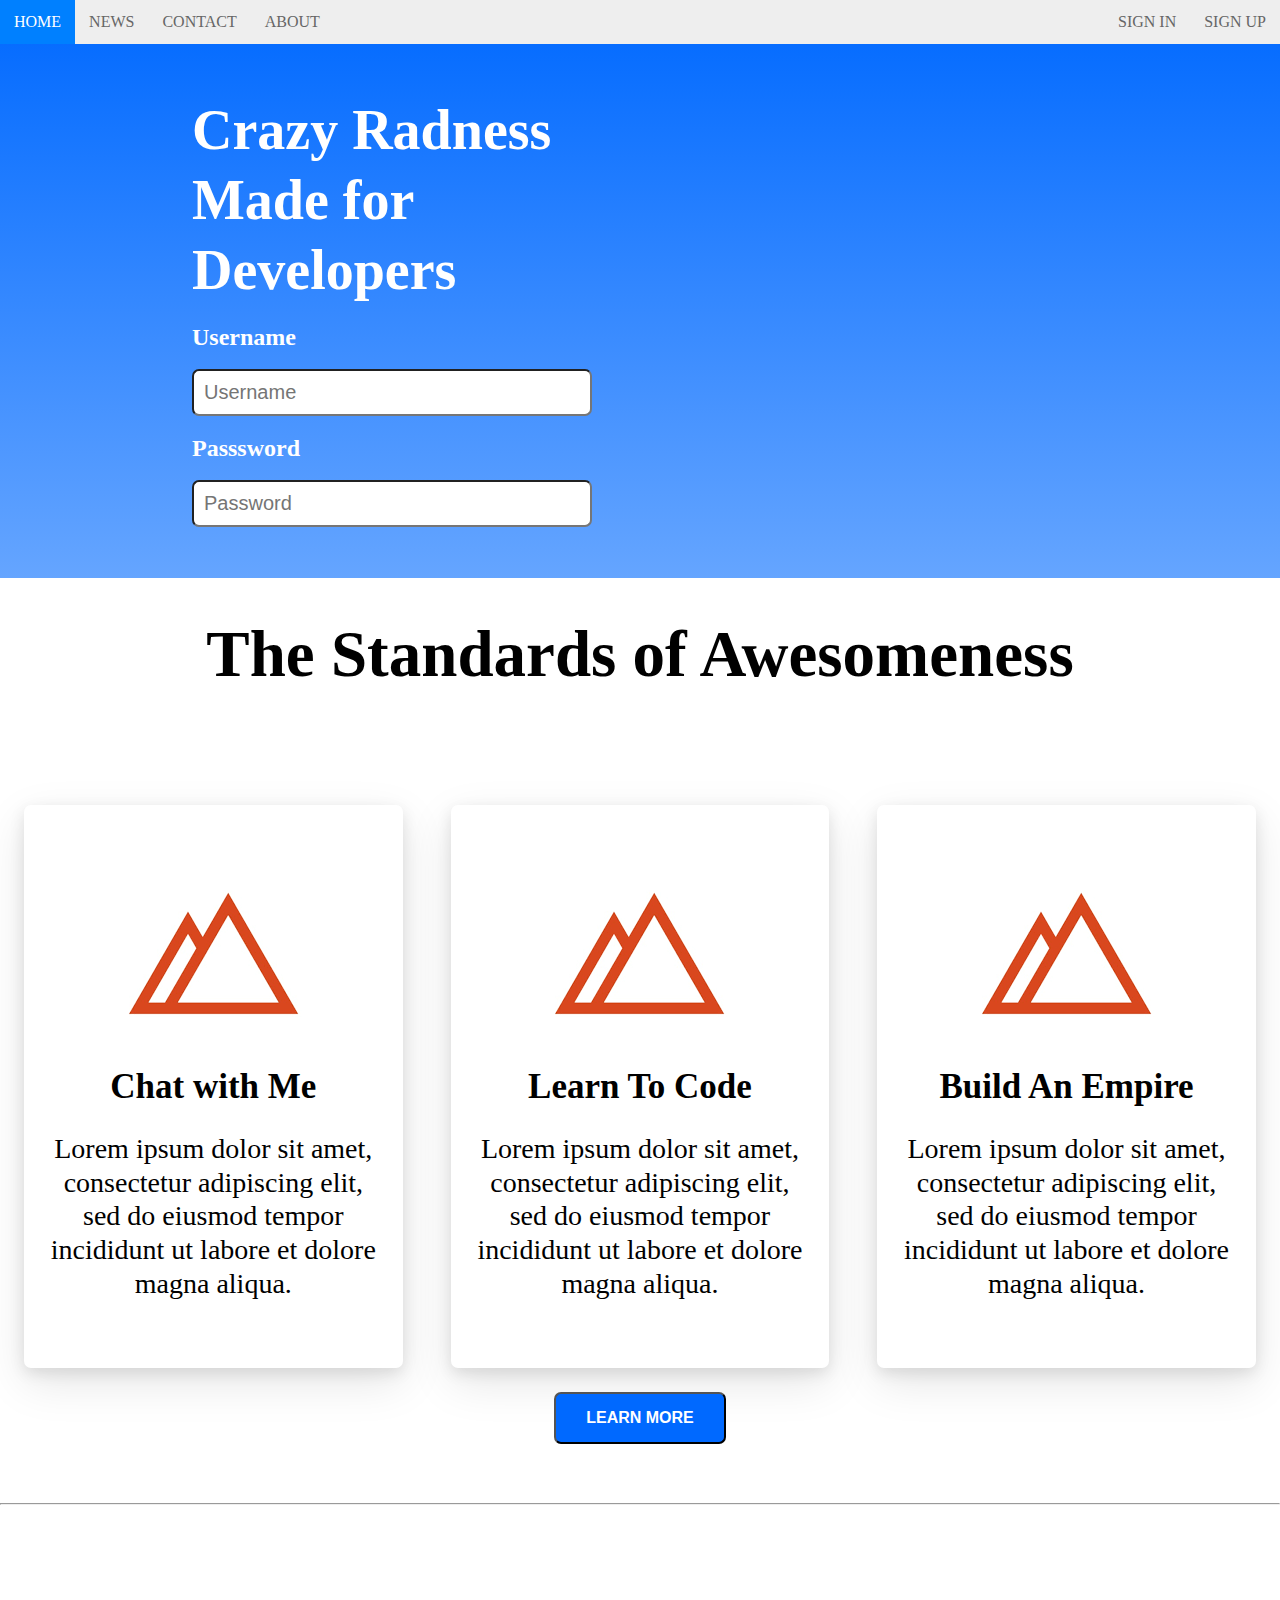
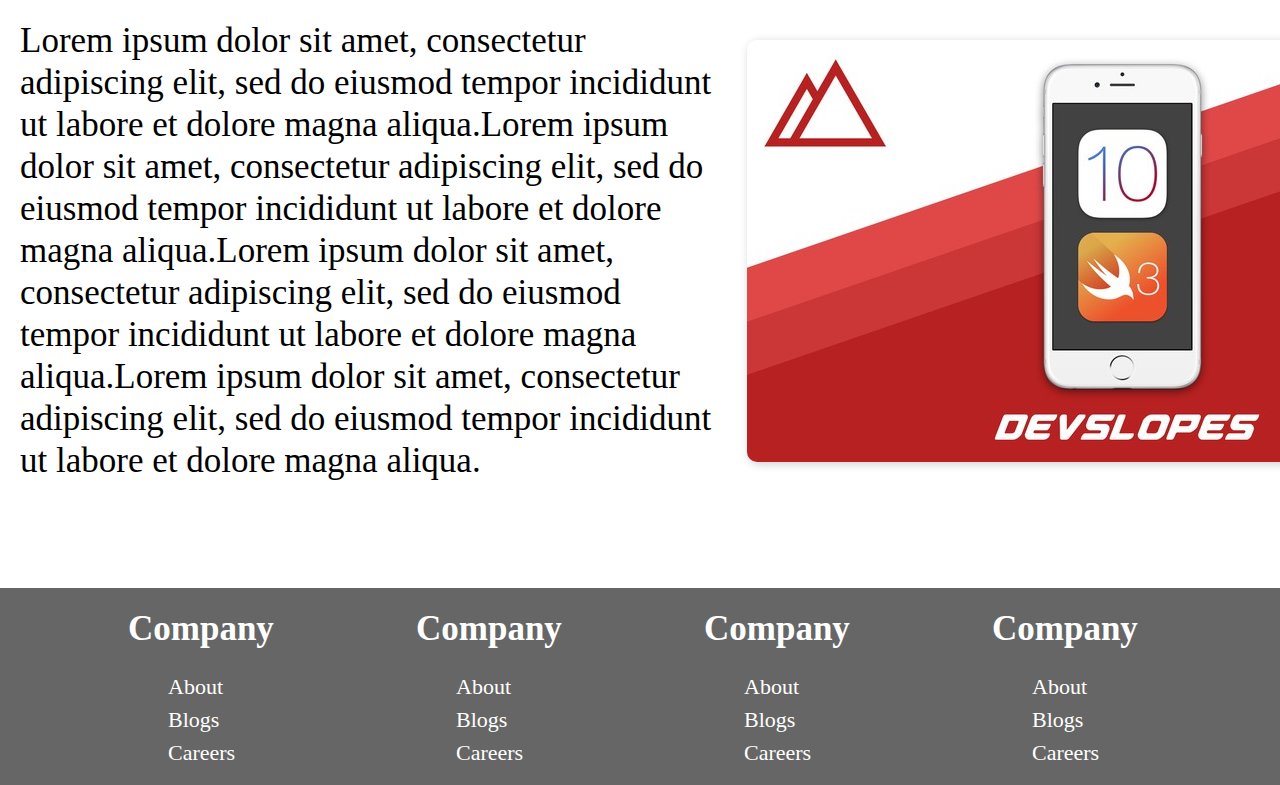
<file: 1st website/index.html>
<!doctype html>
<html>
<head>
    <title> MY CSS WEBSITE</title>
    <link rel="stylesheet" href="style.css">
</head>
    
<body>
    <nav>
        <ul class="topnav" id="dropdownClick">
            <li><a href="#home">Home</a></li>
            <li><a href="#news">News</a></li>
            <li><a href="#contact">Contact</a></li>
            <li><a href="#about">About</a></li>
            
            
            <li class="topnav-right"><a href="#signup">Sign Up</a></li>
            <li class="topnav-right"><a href="#signin">Sign In</a></li>
            
            <li class="dropdownIcon"><a href="javascript:void(0);" onclick="dropdownMenu()">&#9776;</a></li>
            
        </ul>
    </nav>
    
    
    <div class="container" id="section-1-gradient">
        <div class="row">
        <div class="col-6">
            <div class="leftside-col">
                <h1 class="large">Crazy Radness</h1>
                <h1 class="large">Made for Developers</h1>
            </div>
        <form>
            <div class="leftside-col">
                <h2>Username</h2>
                <input class="inputbox" name="username" type ="text" placeholder="Username">
                <h2>Passsword</h2>
                <input class="inputbox" name="password" type ="text" placeholder="Password">
            </div>
            
            
            
        </form>
        </div>    
        <div class="col-6">
            <div class="rightside-col">
                <div class="videoContainer">
                <iframe width="560" height="315" src="https://www.youtube.com/embed/BpcemabDB3E?si=pbwkDajKNwkfkA8S" title="YouTube video player" frameborder="0" allow="accelerometer; autoplay; clipboard-write; encrypted-media; gyroscope; picture-in-picture; web-share" allowfullscreen></iframe>
                </div>
            </div>
        </div> 
        
        </div>
    
    </div>
    
   <header>
       <h1 class="section2Header"> The Standards of Awesomeness</h1>
       
       
    <div class="container">
        <div class="row">
            <div class="col-4">
                <div class="box">
                    <div class="icon">
                        <img src="download.png">
                    </div>
                    <label>Chat with Me</label>
                    <p> Lorem ipsum dolor sit amet, consectetur adipiscing elit, sed do eiusmod tempor incididunt ut labore et dolore magna aliqua. </p>
                </div>
            </div>
            <div class="col-4">
                <div class="box">
                    <div class="icon">
                        <img src="download.png">
                    </div>
                    <label>Learn To Code</label>
                    <p> Lorem ipsum dolor sit amet, consectetur adipiscing elit, sed do eiusmod tempor incididunt ut labore et dolore magna aliqua. </p>
                </div>
            </div>
            <div class="col-4">
                <div class="box">
                    <div class="icon">
                        <img src="download.png">
                    </div>
                    <label>Build An Empire</label>
                    <p> Lorem ipsum dolor sit amet, consectetur adipiscing elit, sed do eiusmod tempor incididunt ut labore et dolore magna aliqua. </p>
                </div>
            </div>
        </div>   
       <div class="row">
        <div class="col-12">
            
            <a href="https://www.youtube.com/@TimDessaint" class="button-link" target="_blank">
                <button class="learnMore">Learn More</button>
            </a>  
        </div>
             
       </div>
       
    </div>
<hr>
         
<div class="container">
        <div class="row"> 
        <div class="col-7">
            <article>
                <p>Lorem ipsum dolor sit amet, consectetur adipiscing elit, sed do eiusmod tempor incididunt ut labore et dolore magna aliqua.Lorem ipsum dolor sit amet, consectetur adipiscing elit, sed do eiusmod tempor incididunt ut labore et dolore magna aliqua.Lorem ipsum dolor sit amet, consectetur adipiscing elit, sed do eiusmod tempor incididunt ut labore et dolore magna aliqua.Lorem ipsum dolor sit amet, consectetur adipiscing elit, sed do eiusmod tempor incididunt ut labore et dolore magna aliqua.
                </p>
            </article>
        </div>
       <div class="col-5">
           <div class="slopeIcon">
                <img src="ios.jpg">
           </div>
        
       </div>
    </div>
    </div>
    
    
    
    
    </header>
    
    
    
    
<footer class="footsy">
    <div class="row">
        <div class="col-3 mobileStack">
            <h1>Company</h1>
            <ul>
                <li>About</li>
                <li>Blogs</li>
                <li>Careers</li>
            </ul>
        </div>
        <div class="col-3 mobileStack">
            <h1>Company</h1>
            <ul>
                <li>About</li>
                <li>Blogs</li>
                <li>Careers</li>
            </ul>
        </div>
        <div class="col-3 mobileStack">
            <h1>Company</h1>
            <ul>
                <li>About</li>
                <li>Blogs</li>
                <li>Careers</li>
            </ul>
        </div>
        <div class="col-3 mobileStack">
            <h1>Company</h1>
            <ul>
                <li>About</li>
                <li>Blogs</li>
                <li>Careers</li>
            </ul>
        </div>
        
    </div>
    
    
</footer>
    
    <script>
        function dropdownMenu(){
            var x = document.getElementById("dropdownClick")
            if (x.className === "topnav") {
                x.className += " responsive";
                /*change topnav to topnav.responsive*/
            }
            else{
                x.className ="topnav";
            }
        }
    </script>
</body>










</html>
</file>
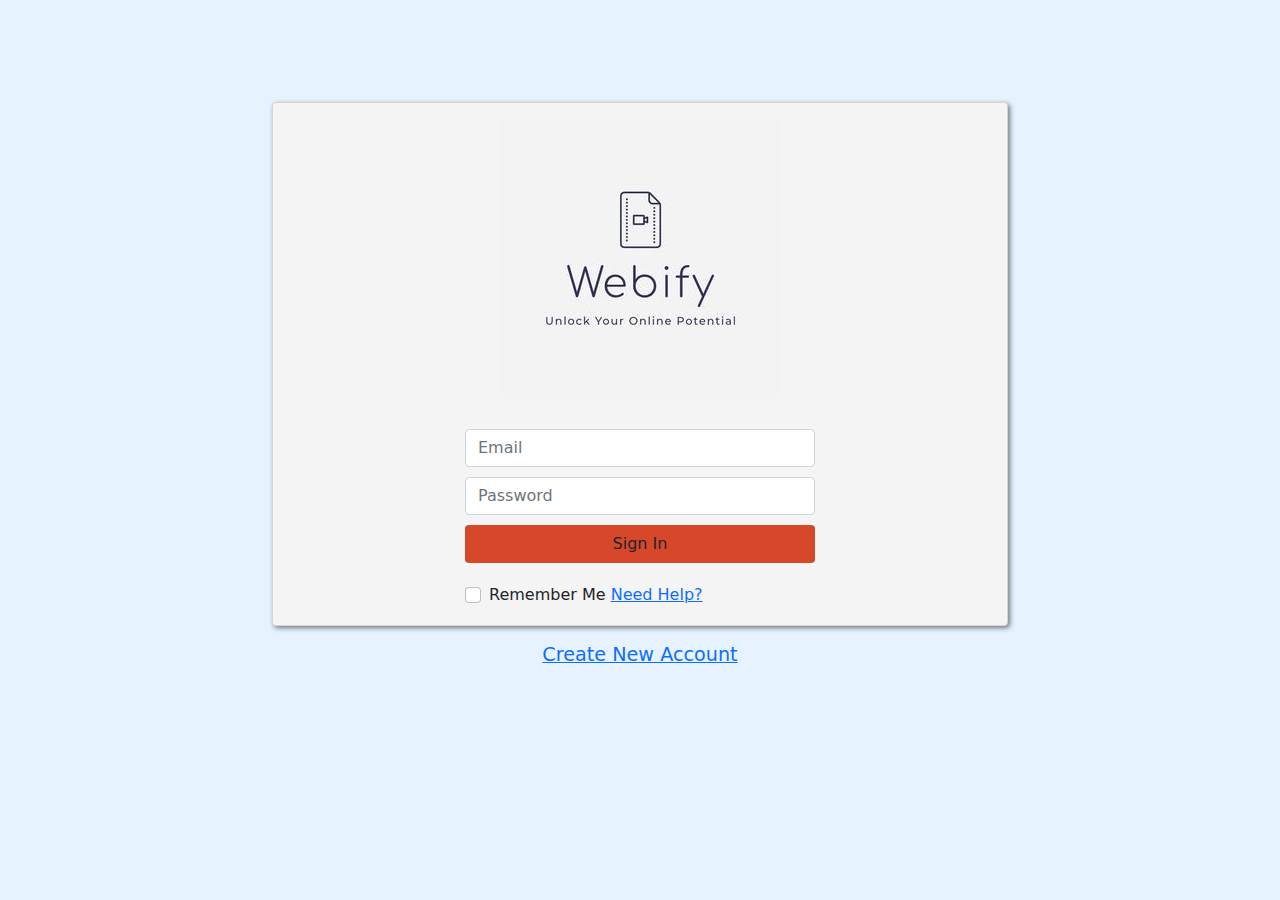
<file: LoginDesign/bootstrap-5.0.2-dist/bootstrap-5.0.2-dist/index.html>
<!doctype html>
<html lang="en">
<head>
    <!-- Required meta tags -->
    <meta charset="utf-8">
    <meta name="viewport" content="width=device-width, initial-scale=1">

    <!-- Bootstrap CSS -->
    <link href="css/bootstrap-grid.min.css" rel="stylesheet">
    <link href="css/bootstrap.min.css" rel="stylesheet">
    <link href="style.css" rel="stylesheet">
</head>
<body class="signin-body">
    <div class="container signin-container">
        <div class="row">
            <div class="col"></div>
            <div class="col-sm-12 col-md-8">
                <div class="card signin-card">
                    <div class="card-body">
                        <img src="asset/logoreal.jpg" class="img-fluid signin-img">
                        <form class="signin-form">
                            <div class="form-group space">
                                <input type="email" class="form-control" id="emailInput" placeholder="Email">
                            </div>
                            <div class="form-group space">
                                <input type="password" class="form-control" id="passwordInput" placeholder="Password">
                            </div>
                            <!-- BUTTON -->
                            <button type="button" class="btn signin-btn">Sign In</button>
                            <div class="form-group">
                                <div class="form-check">
                                    <input class="form-check-input" type="checkbox" id="gridCheck">
                                    <label class="form-check-label" for="gridCheck">
                                        Remember Me <a href="">Need Help?</a>
                                    </label>
                                </div>
                            </div>
                        </form>
                    </div>
                </div>
                <a href="" class="create-new-account">Create New Account</a>
            </div>
            <div class="col"></div>
        </div>
    </div>

    <!-- Optional JavaScript -->
    <!-- jQuery first, then Popper.js, then Bootstrap JS -->
    <script src="https://code.jquery.com/jquery-3.2.1.slim.min.js" integrity="sha384-KJ3o2DKtIkvYIK3UENzmM7KCkRr/rE9/Qpg6aAZGJwFDMVNA/GpGFF93hXpG5KkN" crossorigin="anonymous"></script>
    <script src="https://cdn.jsdelivr.net/npm/popper.js@1.12.9/dist/umd/popper.min.js" integrity="sha384-ApNbgh9B+Y1QKtv3Rn7W3mgPxhU9K/ScQsAP7hUibX39j7fakFPskvXusvfa0b4Q" crossorigin="anonymous"></script>
    <script src="js/bootstrap.min.js"></script>
</body>
</html>
</file>
<file: 1st website/style.css>
/*###############DEFAULTS###################*/
nav,
header,
footer {
    display:block;
}

body {
    line-height: 1;
    margin:0;
}

label {
    font-size: 35px;
    font-weight:600;
}
p {
    font-size: 28px;
    line-height:1.2;
}

article p{
    font-size:35px;
    padding:20px;
}
.container {
    width: 100%;
    margin:auto;
    padding-top: 4%;
    padding-bottom: 4%;
}

.row {
    width: 100%;
    display : flex;
    flex-wrap :wrap;
    align-items : center;
}
.row::after {
    display : table;
    clear:both;
    content: "";
}
.col-1 {width: 8.33%;}
.col-2 {width: 16.66%;}
.col-3 {width: 25%;}
.col-4 {width: 33.33%;}
.col-5 {width: 41.66%;}
.col-6 {width: 50%;}
.col-7 {width: 58.33%;}
.col-8 {width: 66.66%%;}
.col-9 {width: 75%;}
.col-10 {width: 83.33%;}
.col-11 {width: 91.66%;}
.col-12 {width: 100%;}

*{
    box-sizing: border-box;
}
/*#################### Nav Bar #####################*/

nav {
    width: 100%;
    margin: 0;
    
}

nav ul{
    background-color : #eee;
    overflow: hidden;
    margin:0;
    padding:0;
}

ul.topnav li { 
    list-style:none;
    float: left;
    
}

ul.topnav li.topnav-right{
    float:right;
}

ul.topnav li a {
    display:block;
    text-decoration: none;
    min-height: 16px;
    text-align:center;
    padding:14px;
    text-transform:uppercase;
    color:#666;
}


ul.topnav li a:hover {
    background-color:#0080ff;
    color:white;
}

ul.topnav li.dropdownIcon{
    display:none;
}



/**********CUSTOM STYLES********/
#section-1-gradient{
    background: #076DFF; /* For browsers that do not support gradients */
        background: -webkit-linear-gradient(#076DFF,#65a5ff); 
/*For Safari 5.1 to 6.0 */
        background: -o-linear-gradient(#076DFF, #65a5ff); 
/* For Opera 11.1 to 12.0 */
        background: -moz-linear-gradient(#076DFF,#65a5ff);
/* For Firefox 3.6 to 15 */
        background: linear-gradient(#076DFF, #65a5ff);
/* Standard syntax*/
}

div.box {
    margin: 24px;
    transition: box-shadow 0.3s;
    text-align:center;
    border-radius: 7px;
    padding: 36px 24px 40px 24px;
    background-color: #fff;
    box-shadow: 0 5px 15px rgba(0, 0, 0, 0.1), 0 15px 45px rgba(0, 0, 0, 0.1);
}
div.box:hover {
  box-shadow: 0 6px 20px rgba(0, 0, 0, 0.3);
}

div.slopeIcon img{
    display:block;
    margin:auto;
    box-shadow: 2px 2px 10px rgba(0, 0, 0, 0.2);
    border-radius: 10px; 
    
}

.button-link {
  text-decoration: none; /* Remove underline from the link */
}

.learnMore {
  display: inline-block;
  font-size: 16px;
  font-weight: bold;
  color: #fff;
  background-color: #0069ff;
  padding: 15px 30px;
  text-align: center;
  margin: 5px;
  border-radius: 7px;
  text-decoration: none;
  cursor: pointer;
  transition: background-color 0.3s;
  text-transform: uppercase;
}


.learnMore:hover {
    background-color: #0056cc; /* Change the background color on hover */
}

button.learnMore{
    display:block;
    margin:auto;
}
div.icon {
    width:100%;
    
}
div.leftside-col {
    margin-left: 30%;
    
}

div.rightside-col{
    margin-left: 15%;
}
h1.large{
        color:#fff;
        font-size:56px;
        margin:0;
        line-height: 70px;
    }
h1.section2Header {
    font-size :65px;
    text-align:center;
}

form h2{
    color:#ffff;
}
input[type="text"]{
    font-size: 20px;
    width: 400px;
    min-width: 100px;
    padding: 10px;
    border-radius: 7px;
    
}

footer.footsy{
    background-color:#666;
    padding-left: 10%;
    
}

footer.footsy h1{
    color:#fff;
    font-size:35px;
    
}

footer.footsy li{
    list-style: none;
    text-align: left;
    padding-left: 0;
}

footer.footsy ul li{
    color:#fff;
    font-size: 22px;
    line-height: 1.5;
}
/*####### Mobile Style ########*/
@media screen and (max-width:680px) {
    ul.topnav li:not(:nth-child(1)) {
        display:none;
    }
    ul.topnav li.dropdownIcon{
        display: block;
        float:right;
    }   
    
    ul.topnav.responsive li.dropdownIcon{
        position: absolute;
        top:0;
        right: 0;
    }
    
    ul.topnav.responsive {
        position:relative;
        
    }
    ul.topnav.responsive li{
        display: inline;
        float:none;
    }
    ul.topnav.responsive li a {
        display: block;
        text-align:left;
    }

    article p{
        font-size:25px;
        
    }
    
.col-7,.col-6,.col-5, .col-4  {
    width:100%;
    margin:0;
    
}
    
    div.mobileStack{
        width:50%;
        display:block;
    }
    
    div.box{
        padding:5px;
        display:block;
    }
    div.leftside-col, div.rightside-col {
        margin:15px;
    }
    
    div.slopeIcon{
        margin:20px;
    }
    div.slopeIcon img {
        width:100%;
    }
    
    input[type="text"] {
        width:100%;
    }
    .videoContainer{
        position: relative;
        width:100%;
        margin: 0;
        overflow: hidden;
    }
    }
</file>
<file: LoginDesign/bootstrap-5.0.2-dist/bootstrap-5.0.2-dist/style.css>
body.signin-body {
    background-color: #e6f2ff;
}

.signin-container {
    margin-top: 8%;
}

.card.signin-card {
    padding: 0px 20px;
    background-color: #f4f4f4;
    box-shadow: 2px 2px 5px rgba(0, 0, 0, .5);
    -webkit-box-shadow: 2px 2px 5px rgba(0, 0, 0, .5);
    -moz-box-shadow: 2px 2px 5px rgba(0, 0, 0, .5);
}

img.signin-img {
    padding: 0 2rem 2rem;
    margin: auto;
    display: block;
}

form.signin-form {
    max-width: 350px;
    margin: auto;
}

/* Add this CSS code to adjust the spacing of the form inputs */
.space {
    margin-bottom: 10px; /* Adjust this value to control the vertical spacing */
}

/* Add this CSS code to adjust the spacing between the form inputs and the form label */
.space label {
    margin-bottom: 0; /* Set the margin to 0 to remove any spacing between label and input */
}


button.signin-btn {
	color:button;
	background-color: #D64829;
	width:100%;
	margin-bottom: 1.2rem;
}




a.create-new-account{
	font-size:1.2rem;
	text-align: center;
	display:block;
	margin-top: 15px;
}
</file>
